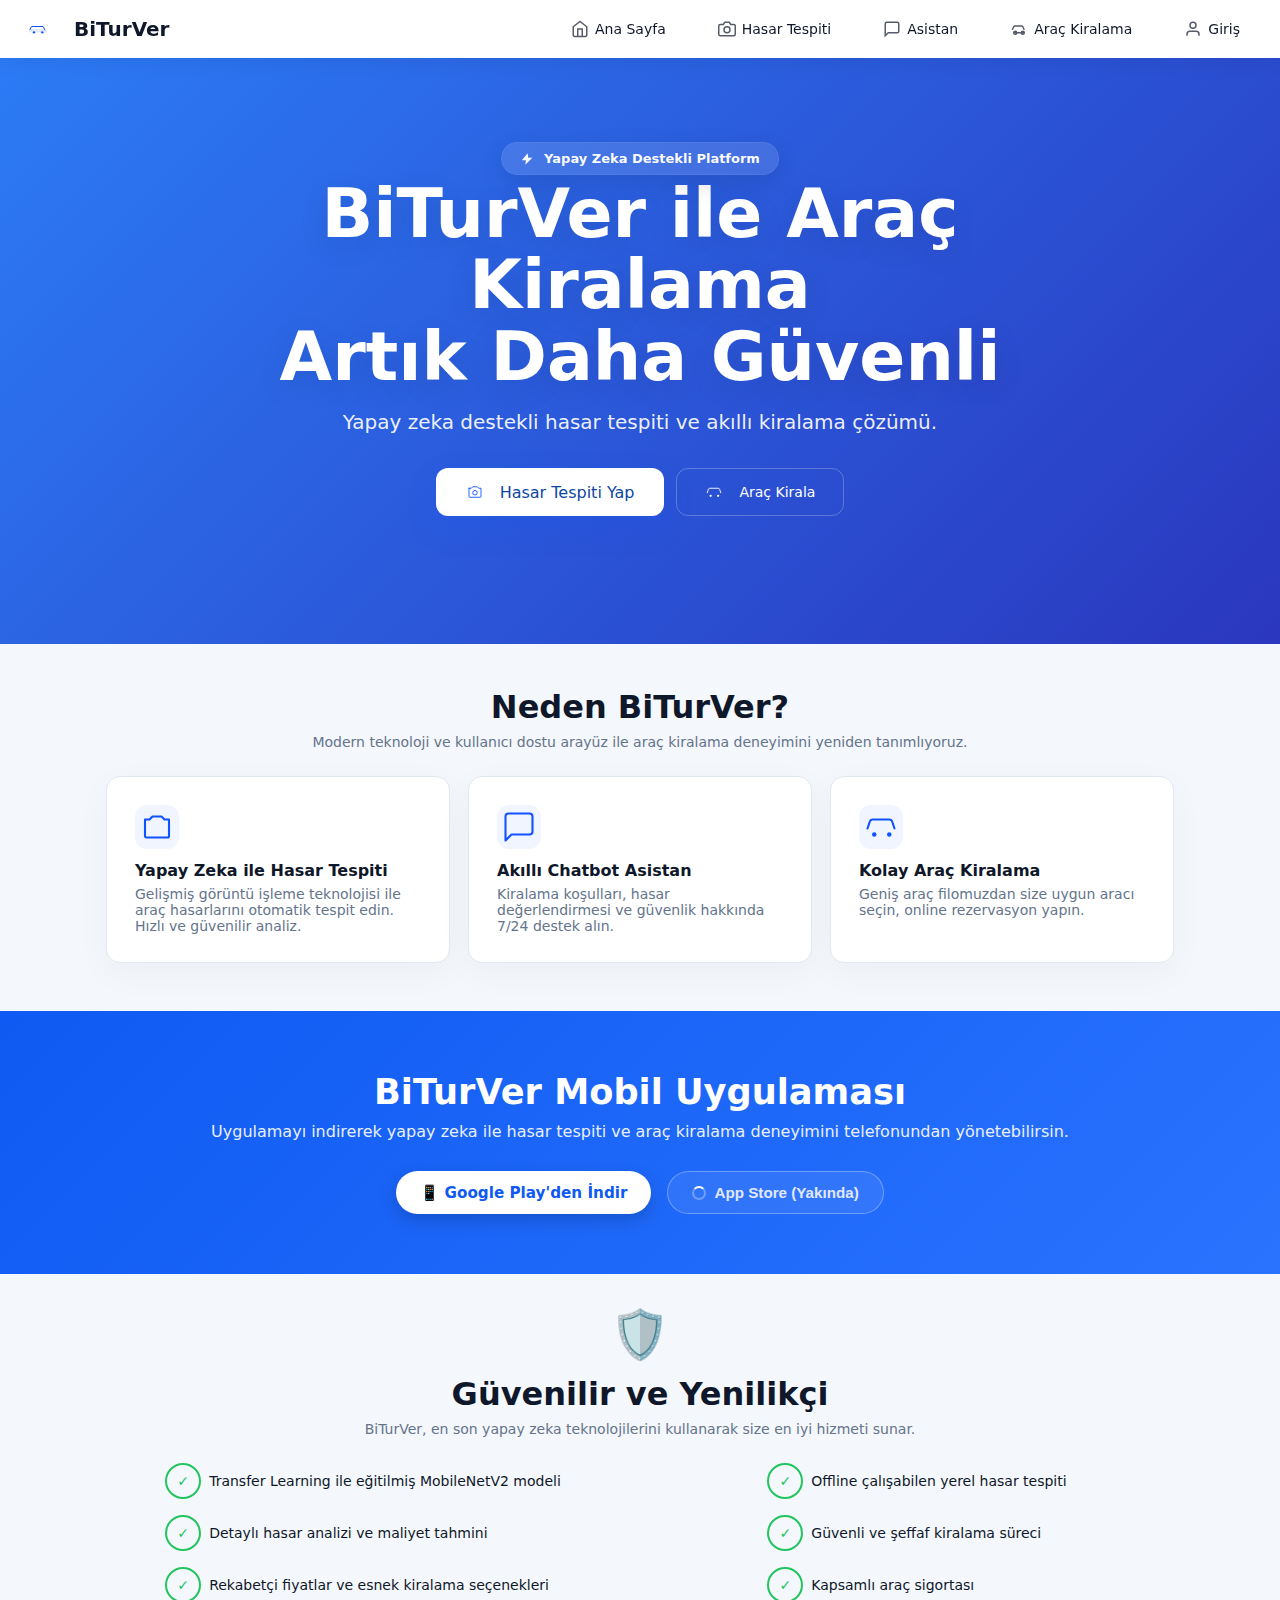
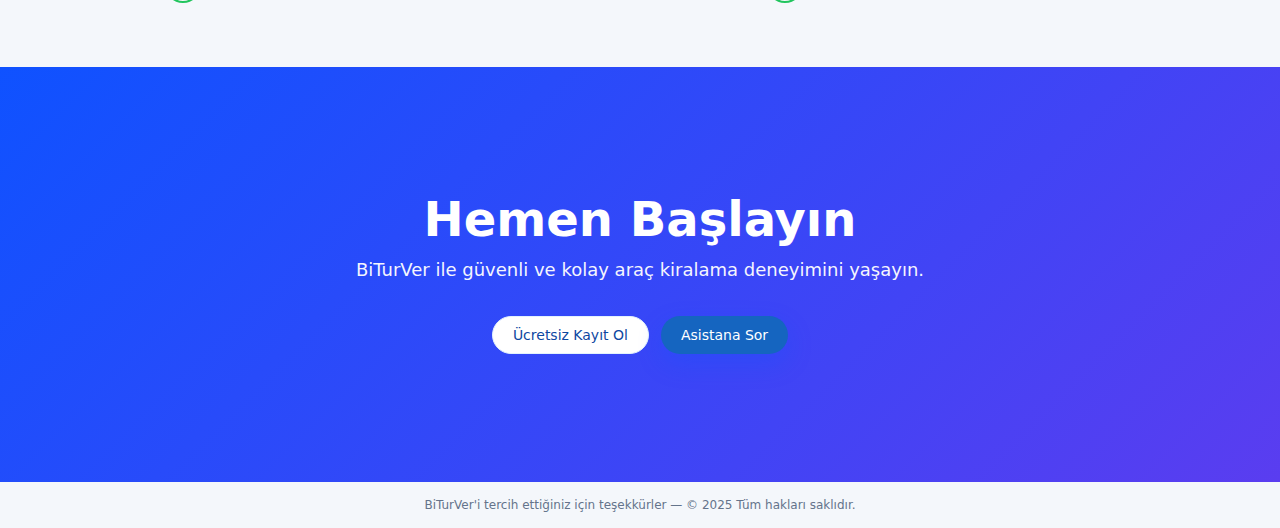
<file: BiTurVer_Proje/Web_Sitesi/index.html>
<!DOCTYPE html>
<html lang="tr">
  <head>
    <meta charset="UTF-8" />
    <title>BiTurVer – Yapay Zeka Destekli Araç Kiralama</title>
    <link rel="stylesheet" href="style.css" />
  </head>
  <body>
    <div class="page-wrapper">
      <!-- NAVBAR -->
      <header class="navbar">
        <div class="nav-left">
          <a href="index.html" class="logo-link" aria-label="Ana Sayfa">
            <span class="logo-icon">
              <!-- simple car svg -->
              <svg width="20" height="14" viewBox="0 0 24 16" fill="none" xmlns="http://www.w3.org/2000/svg">
                <path d="M2 8h18l2 4H0l2-4z" fill="#0f52ff" opacity="0.12"/>
                <path d="M1 9l2-4h14l2 4" stroke="#0f52ff" stroke-width="1.2" stroke-linecap="round" stroke-linejoin="round"/>
                <circle cx="6" cy="12" r="1.4" fill="#0f52ff"/>
                <circle cx="16" cy="12" r="1.4" fill="#0f52ff"/>
              </svg>
            </span>
          </a>
          <a href="index.html" class="brand-text">BiTurVer</a>
        </div>
        <nav class="nav-links">
          <a href="index.html"><svg viewBox="0 0 24 24" fill="none" stroke="currentColor" stroke-width="2"><path d="M3 9l9-7 9 7v11a2 2 0 01-2 2H5a2 2 0 01-2-2z"/><polyline points="9 22 9 12 15 12 15 22"/></svg>Ana Sayfa</a>
          <a href="hasar.html"><svg viewBox="0 0 24 24" fill="none" stroke="currentColor" stroke-width="2"><path d="M23 19a2 2 0 01-2 2H3a2 2 0 01-2-2V8a2 2 0 012-2h4l2-3h6l2 3h4a2 2 0 012 2z"/><circle cx="12" cy="13" r="4"/></svg>Hasar Tespiti</a>
          <a href="asistan.html"><svg viewBox="0 0 24 24" fill="none" stroke="currentColor" stroke-width="2"><path d="M21 15a2 2 0 01-2 2H7l-4 4V5a2 2 0 012-2h14a2 2 0 012 2z"/></svg>Asistan</a>
          <a href="kiralama.html"><svg viewBox="0 0 24 24" fill="none" stroke="currentColor" stroke-width="2"><path d="M3 13l2-4a2 2 0 012-1h8a2 2 0 012 1l2 4"/><path d="M5 17h14"/><circle cx="7" cy="17" r="2"/><circle cx="17" cy="17" r="2"/></svg>Araç Kiralama</a>
          <a href="giris.html"><svg viewBox="0 0 24 24" fill="none" stroke="currentColor" stroke-width="2"><path d="M20 21v-2a4 4 0 00-4-4H8a4 4 0 00-4 4v2"/><circle cx="12" cy="7" r="4"/></svg>Giriş</a>
        </nav>
      </header>

      <main>
        <!-- HERO - full width background -->
        <section class="hero-bg">
          <div class="container">
            <section class="hero">
              <div>
                <h1 class="hero-title">
                  BiTurVer ile Araç Kiralama<br />Artık Daha Güvenli
                </h1>
                <p class="hero-subtitle">
                  Yapay zeka destekli hasar tespiti ve akıllı kiralama çözümü.
                </p>

                <!-- Static pill (non-clickable) placed above the main action buttons -->
                <div class="hero-static-row">
                  <div class="hero-static"><svg width="14" height="14" viewBox="0 0 24 24" fill="none" xmlns="http://www.w3.org/2000/svg"><path d="M13 2L3 14h7l-1 8L21 10h-7l-1-8z" fill="rgba(255,255,255,0.95)"/></svg> Yapay Zeka Destekli Platform</div>
                </div>

                <div class="hero-buttons">
                  <a href="hasar.html" class="btn btn-primary">
                    <!-- camera svg -->
                    <svg width="18" height="18" viewBox="0 0 24 24" fill="none" style="margin-right:8px" xmlns="http://www.w3.org/2000/svg"><path d="M4 7h3l2-2h6l2 2h3v11a1 1 0 0 1-1 1H5a1 1 0 0 1-1-1V7z" stroke="#0f52ff" stroke-width="1.2" stroke-linecap="round" stroke-linejoin="round"/><circle cx="12" cy="13" r="3" stroke="#0f52ff" stroke-width="1.2"/></svg>
                    Hasar Tespiti Yap
                  </a>
                  <a href="kiralama.html" class="btn btn-outline">
                    <!-- car svg -->
                    <svg width="18" height="18" viewBox="0 0 24 24" fill="none" style="margin-right:8px" xmlns="http://www.w3.org/2000/svg"><path d="M3 13l1.5-4.5A2 2 0 0 1 6.3 7h11.4a2 2 0 0 1 1.8 1.5L21 13" stroke="white" stroke-width="1.2" stroke-linecap="round" stroke-linejoin="round"/><circle cx="7.5" cy="17" r="1.5" fill="white"/><circle cx="17.5" cy="17" r="1.5" fill="white"/></svg>
                    Araç Kirala
                  </a>
                </div>

                <!-- Move the 'Hasar Analizi Simülasyonu' content into the left column -->
                <!-- removed demo/info card per request -->
              </div>
            </section>
          </div>
        </section>

        <div class="container">
          <!-- NEDEN BİTURVER -->
          <section>
            <h2 class="section-title">Neden BiTurVer?</h2>
            <p class="section-subtitle">
              Modern teknoloji ve kullanıcı dostu arayüz ile araç kiralama
              deneyimini yeniden tanımlıyoruz.
            </p>

            <div class="features-grid">
              <div class="card">
                <div class="feature-icon">
                  <svg width="36" height="36" viewBox="0 0 24 24" fill="none" xmlns="http://www.w3.org/2000/svg"><path d="M4 7h3l2-2h6l2 2h3v11a1 1 0 0 1-1 1H5a1 1 0 0 1-1-1V7z" stroke="#0f52ff" stroke-width="1.4" stroke-linecap="round" stroke-linejoin="round"/></svg>
                </div>
                <div class="feature-title">Yapay Zeka ile Hasar Tespiti</div>
                <p class="feature-text">
                  Gelişmiş görüntü işleme teknolojisi ile araç hasarlarını
                  otomatik tespit edin. Hızlı ve güvenilir analiz.
                </p>
              </div>

              <div class="card">
                <div class="feature-icon">
                  <svg width="36" height="36" viewBox="0 0 24 24" fill="none" xmlns="http://www.w3.org/2000/svg"><path d="M21 15a2 2 0 0 1-2 2H7l-4 4V5a2 2 0 0 1 2-2h14a2 2 0 0 1 2 2v10z" stroke="#0f52ff" stroke-width="1.4" stroke-linecap="round" stroke-linejoin="round"/></svg>
                </div>
                <div class="feature-title">Akıllı Chatbot Asistan</div>
                <p class="feature-text">
                  Kiralama koşulları, hasar değerlendirmesi ve güvenlik hakkında
                  7/24 destek alın.
                </p>
              </div>

              <div class="card">
                <div class="feature-icon">
                  <svg width="36" height="36" viewBox="0 0 24 24" fill="none" xmlns="http://www.w3.org/2000/svg"><path d="M3 13l1.5-4.5A2 2 0 0 1 6.3 7h11.4a2 2 0 0 1 1.8 1.5L21 13" stroke="#0f52ff" stroke-width="1.4" stroke-linecap="round" stroke-linejoin="round"/><circle cx="7.5" cy="17" r="1.5" fill="#0f52ff"/><circle cx="17.5" cy="17" r="1.5" fill="#0f52ff"/></svg>
                </div>
                <div class="feature-title">Kolay Araç Kiralama</div>
                <p class="feature-text">
                  Geniş araç filomuzdan size uygun aracı seçin, online rezervasyon
                  yapın.
                </p>
              </div>
            </div>
          </section>

          <!-- 🔽 Uygulama Yönlendirme Bölümü - BAŞLANGIÇ -->
          <section id="app-download" class="app-download" style="margin-top:48px">
            <div class="app-download-inner">
              <h2>BiTurVer Mobil Uygulaması</h2>
              <p>
                Uygulamayı indirerek yapay zeka ile hasar tespiti ve araç kiralama
                deneyimini telefonundan yönetebilirsin.
              </p>

              <div class="app-download-buttons">
                <!-- Google Play butonu -->
                <a
                  class="btn-store btn-store-google"
                  href="https://play.google.com/store/apps/details?id=com.biturver.app"
                  target="_blank"
                  rel="noopener noreferrer"
                >
                  📱 Google Play'den İndir
                </a>

                <!-- App Store (yakında) butonu -->
                <button class="btn-store btn-store-apple" type="button" disabled>
                  <span class="spinner"></span>
                  <span>App Store (Yakında)</span>
                </button>
              </div>
            </div>
          </section>
          <!-- 🔼 Uygulama Yönlendirme Bölümü - BİTİŞ -->

          <!-- GÜVEN VE ÖZELLİKLER -->
            <section style="margin-top: 32px">
              <div class="section-icon">🛡️</div>
              <h2 class="section-title">Güvenilir ve Yenilikçi</h2>
            <p class="section-subtitle">
              BiTurVer, en son yapay zeka teknolojilerini kullanarak size en iyi
              hizmeti sunar.
            </p>

            <div class="checklist">
                <div>
                  <div class="check-row">
                    <span class="check-icon">✅</span>
                    <span
                      >Transfer Learning ile eğitilmiş MobileNetV2 modeli</span
                    >
                  </div>
                  <div class="check-row">
                    <span class="check-icon">✅</span>
                    <span>Detaylı hasar analizi ve maliyet tahmini</span>
                  </div>
                  <div class="check-row">
                    <span class="check-icon">✅</span>
                    <span>Rekabetçi fiyatlar ve esnek kiralama seçenekleri</span>
                  </div>
                </div>

                <div>
                  <div class="check-row">
                    <span class="check-icon">✅</span>
                    <span>Offline çalışabilen yerel hasar tespiti</span>
                  </div>
                  <div class="check-row">
                    <span class="check-icon">✅</span>
                    <span>Güvenli ve şeffaf kiralama süreci</span>
                  </div>
                  <div class="check-row">
                    <span class="check-icon">✅</span>
                    <span>Kapsamlı araç sigortası</span>
                  </div>
                </div>
              </div>
            </section>

          <!-- CTA (full-width) -->
        </div>
        </section>

        <section class="cta-bg">
          <div class="container">
            <section class="cta">
              <div>
                <div class="cta-title">Hemen Başlayın</div>
                <div class="cta-text">
                  BiTurVer ile güvenli ve kolay araç kiralama deneyimini yaşayın.
                </div>
              </div>
              <div class="cta-actions">
                <a href="giris.html" class="btn btn-outline">Ücretsiz Kayıt Ol</a>
                <a href="asistan.html" class="btn btn-primary">Asistana Sor</a>
              </div>
            </section>
          </div>
        </section>
        </div>
      </main>
      <footer class="footer">BiTurVer'i tercih ettiğiniz için teşekkürler — © 2025 Tüm hakları saklıdır.</footer>
      
    </div>
  </body>
</html>
</file>
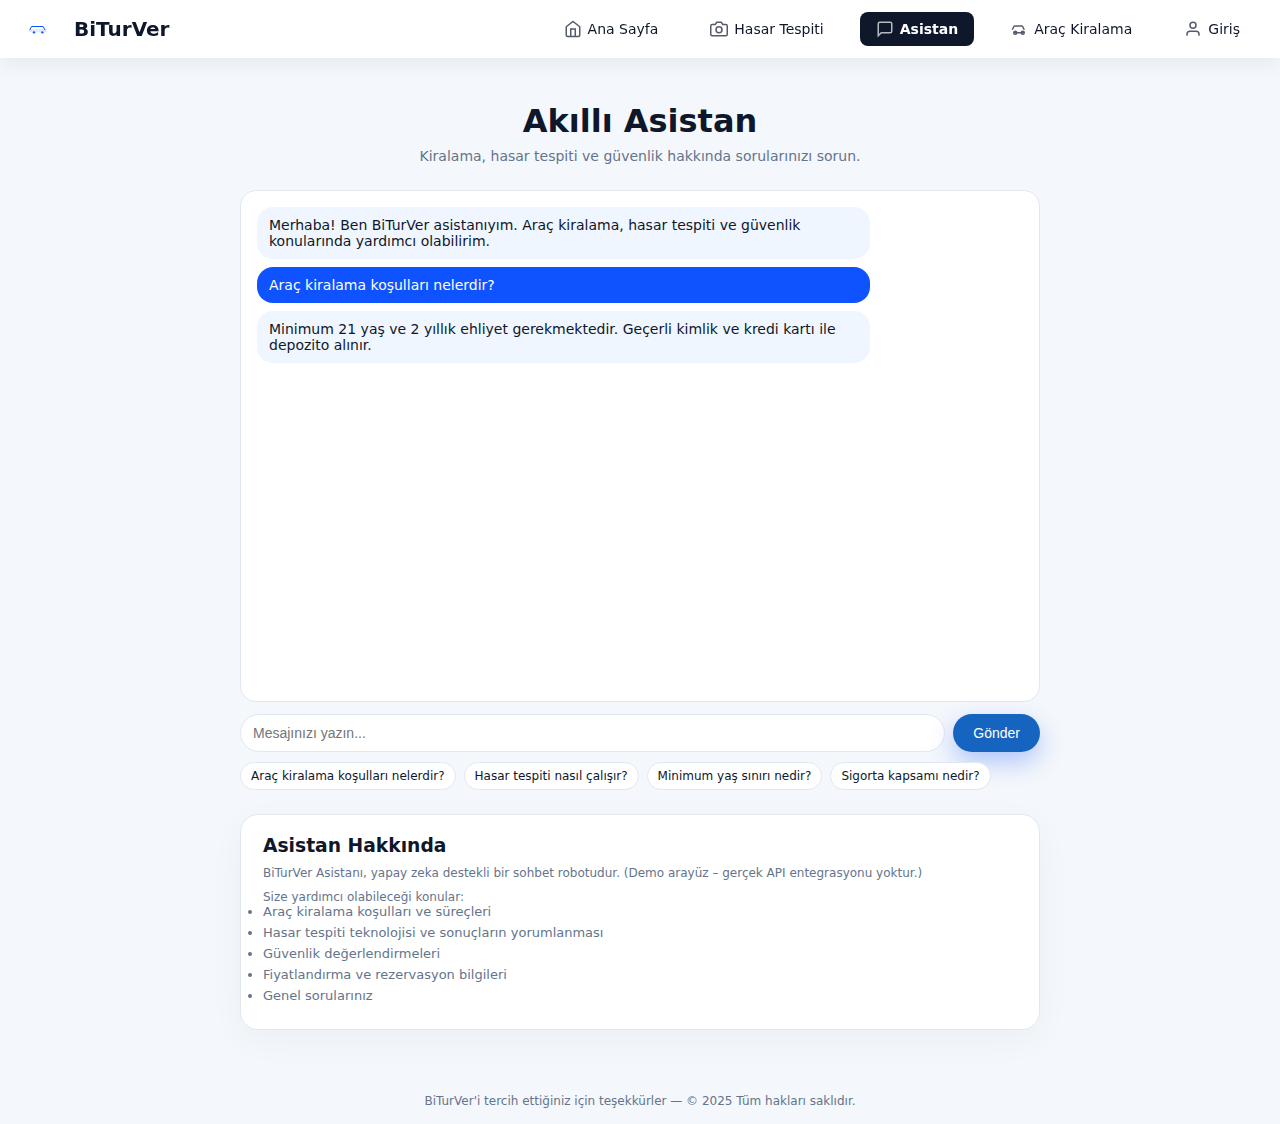
<file: BiTurVer_Proje/Web_Sitesi/asistan.html>
<!doctype html>
<html lang="tr">
  <head>
    <meta charset="UTF-8" />
    <title>Akıllı Asistan – BiTurVer</title>
    <link rel="stylesheet" href="style.css" />
  </head>
  <body>
    <div class="page-wrapper">
      <header class="navbar">
        <div class="nav-left">
          <a href="index.html" class="logo-link" aria-label="Ana Sayfa">
            <span class="logo-icon">
              <svg
                width="20"
                height="14"
                viewBox="0 0 24 16"
                fill="none"
                xmlns="http://www.w3.org/2000/svg"
              >
                <path d="M2 8h18l2 4H0l2-4z" fill="#0f52ff" opacity="0.12" />
                <path
                  d="M1 9l2-4h14l2 4"
                  stroke="#0f52ff"
                  stroke-width="1.2"
                  stroke-linecap="round"
                  stroke-linejoin="round"
                />
                <circle cx="6" cy="12" r="1.4" fill="#0f52ff" />
                <circle cx="16" cy="12" r="1.4" fill="#0f52ff" />
              </svg>
            </span>
          </a>
          <a href="index.html" class="brand-text">BiTurVer</a>
        </div>
        <nav class="nav-links">
          <a href="index.html"
            ><svg
              viewBox="0 0 24 24"
              fill="none"
              stroke="currentColor"
              stroke-width="2"
            >
              <path d="M3 9l9-7 9 7v11a2 2 0 01-2 2H5a2 2 0 01-2-2z" />
              <polyline points="9 22 9 12 15 12 15 22" /></svg
            >Ana Sayfa</a
          >
          <a href="hasar.html"
            ><svg
              viewBox="0 0 24 24"
              fill="none"
              stroke="currentColor"
              stroke-width="2"
            >
              <path
                d="M23 19a2 2 0 01-2 2H3a2 2 0 01-2-2V8a2 2 0 012-2h4l2-3h6l2 3h4a2 2 0 012 2z"
              />
              <circle cx="12" cy="13" r="4" /></svg
            >Hasar Tespiti</a
          >
          <a href="asistan.html" class="active"
            ><svg
              viewBox="0 0 24 24"
              fill="none"
              stroke="currentColor"
              stroke-width="2"
            >
              <path
                d="M21 15a2 2 0 01-2 2H7l-4 4V5a2 2 0 012-2h14a2 2 0 012 2z"
              /></svg
            >Asistan</a
          >
          <a href="kiralama.html"
            ><svg
              viewBox="0 0 24 24"
              fill="none"
              stroke="currentColor"
              stroke-width="2"
            >
              <path d="M3 13l2-4a2 2 0 012-1h8a2 2 0 012 1l2 4" />
              <path d="M5 17h14" />
              <circle cx="7" cy="17" r="2" />
              <circle cx="17" cy="17" r="2" /></svg
            >Araç Kiralama</a
          >
          <a href="giris.html"
            ><svg
              viewBox="0 0 24 24"
              fill="none"
              stroke="currentColor"
              stroke-width="2"
            >
              <path d="M20 21v-2a4 4 0 00-4-4H8a4 4 0 00-4 4v2" />
              <circle cx="12" cy="7" r="4" /></svg
            >Giriş</a
          >
        </nav>
      </header>

      <main class="container">
        <h1 class="section-title">Akıllı Asistan</h1>
        <p class="section-subtitle">
          Kiralama, hasar tespiti ve güvenlik hakkında sorularınızı sorun.
        </p>

        <div class="chat-layout">
          <div class="chat-window">
            <div class="chat-messages">
              <div class="chat-bubble bot">
                Merhaba! Ben BiTurVer asistanıyım. Araç kiralama, hasar tespiti
                ve güvenlik konularında yardımcı olabilirim.
              </div>
              <div class="chat-bubble user">
                Araç kiralama koşulları nelerdir?
              </div>
              <div class="chat-bubble bot">
                Minimum 21 yaş ve 2 yıllık ehliyet gerekmektedir. Geçerli kimlik
                ve kredi kartı ile depozito alınır.
              </div>
            </div>

            <div class="chat-input-row">
              <input type="text" placeholder="Mesajınızı yazın..." />
              <button class="btn btn-primary">Gönder</button>
            </div>

            <div class="chip-row">
              <span class="chip">Araç kiralama koşulları nelerdir?</span>
              <span class="chip">Hasar tespiti nasıl çalışır?</span>
              <span class="chip">Minimum yaş sınırı nedir?</span>
              <span class="chip">Sigorta kapsamı nedir?</span>
            </div>
          </div>

          <aside class="card">
            <h3 style="margin-bottom: 10px">Asistan Hakkında</h3>
            <p class="small-muted" style="margin-bottom: 10px">
              BiTurVer Asistanı, yapay zeka destekli bir sohbet robotudur. (Demo
              arayüz – gerçek API entegrasyonu yoktur.)
            </p>
            <p class="small-muted">Size yardımcı olabileceği konular:</p>
            <ul class="tips-list">
              <li>Araç kiralama koşulları ve süreçleri</li>
              <li>Hasar tespiti teknolojisi ve sonuçların yorumlanması</li>
              <li>Güvenlik değerlendirmeleri</li>
              <li>Fiyatlandırma ve rezervasyon bilgileri</li>
              <li>Genel sorularınız</li>
            </ul>
          </aside>
        </div>
      </main>
      <footer class="footer">
        BiTurVer'i tercih ettiğiniz için teşekkürler — © 2025 Tüm hakları
        saklıdır.
      </footer>
    </div>
  </body>
</html>
</file>
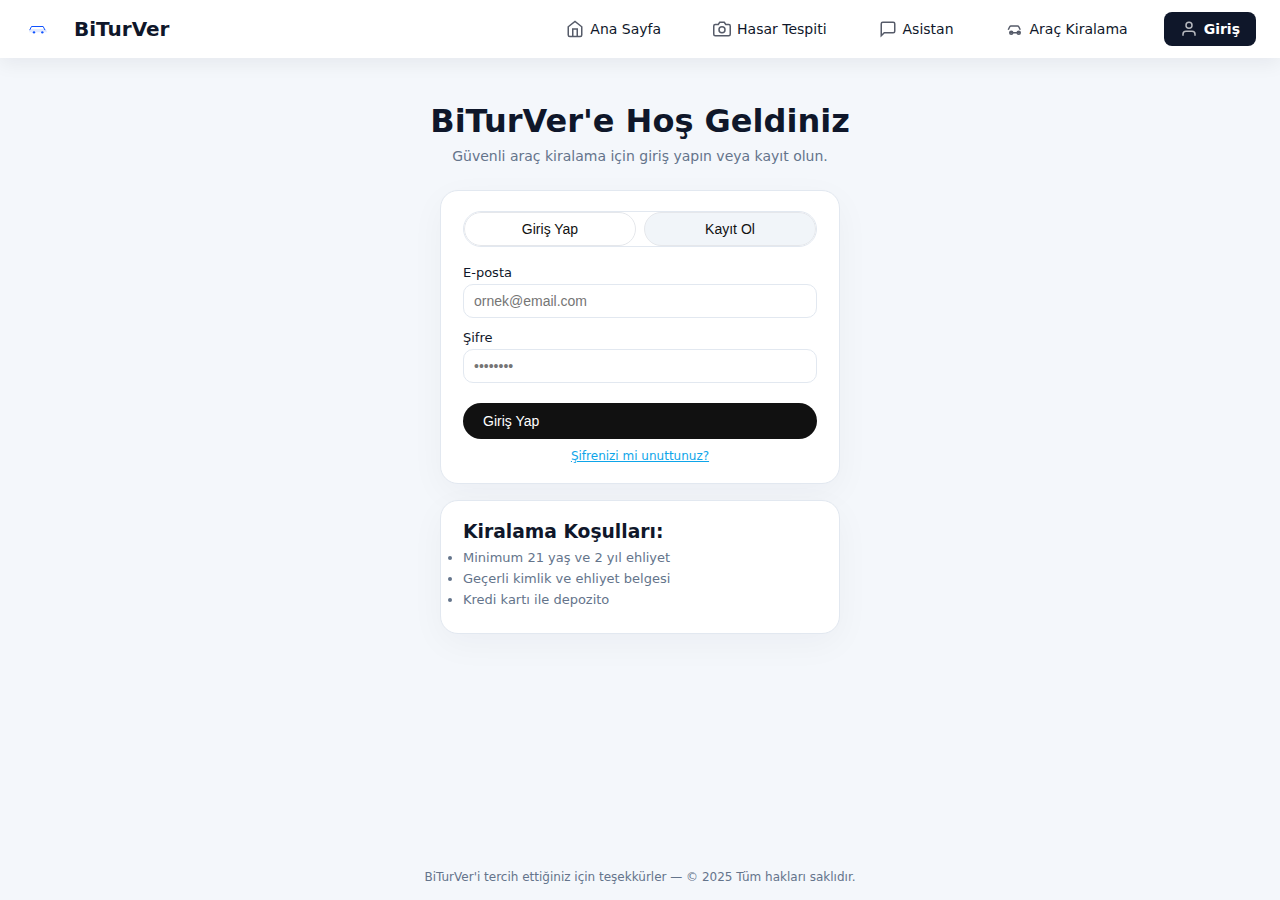
<file: BiTurVer_Proje/Web_Sitesi/giris.html>
<!doctype html>
<html lang="tr">
  <head>
    <meta charset="UTF-8" />
    <title>Giriş / Kayıt – BiTurVer</title>
    <link rel="stylesheet" href="style.css" />
  </head>
  <body>
    <div class="page-wrapper">
      <header class="navbar">
        <div class="nav-left">
          <a href="index.html" class="logo-link" aria-label="Ana Sayfa">
            <span class="logo-icon">
              <svg
                width="20"
                height="14"
                viewBox="0 0 24 16"
                fill="none"
                xmlns="http://www.w3.org/2000/svg"
              >
                <path d="M2 8h18l2 4H0l2-4z" fill="#0f52ff" opacity="0.12" />
                <path
                  d="M1 9l2-4h14l2 4"
                  stroke="#0f52ff"
                  stroke-width="1.2"
                  stroke-linecap="round"
                  stroke-linejoin="round"
                />
                <circle cx="6" cy="12" r="1.4" fill="#0f52ff" />
                <circle cx="16" cy="12" r="1.4" fill="#0f52ff" />
              </svg>
            </span>
          </a>
          <a href="index.html" class="brand-text">BiTurVer</a>
        </div>
        <nav class="nav-links">
          <a href="index.html"
            ><svg
              viewBox="0 0 24 24"
              fill="none"
              stroke="currentColor"
              stroke-width="2"
            >
              <path d="M3 9l9-7 9 7v11a2 2 0 01-2 2H5a2 2 0 01-2-2z" />
              <polyline points="9 22 9 12 15 12 15 22" /></svg
            >Ana Sayfa</a
          >
          <a href="hasar.html"
            ><svg
              viewBox="0 0 24 24"
              fill="none"
              stroke="currentColor"
              stroke-width="2"
            >
              <path
                d="M23 19a2 2 0 01-2 2H3a2 2 0 01-2-2V8a2 2 0 012-2h4l2-3h6l2 3h4a2 2 0 012 2z"
              />
              <circle cx="12" cy="13" r="4" /></svg
            >Hasar Tespiti</a
          >
          <a href="asistan.html"
            ><svg
              viewBox="0 0 24 24"
              fill="none"
              stroke="currentColor"
              stroke-width="2"
            >
              <path
                d="M21 15a2 2 0 01-2 2H7l-4 4V5a2 2 0 012-2h14a2 2 0 012 2z"
              /></svg
            >Asistan</a
          >
          <a href="kiralama.html"
            ><svg
              viewBox="0 0 24 24"
              fill="none"
              stroke="currentColor"
              stroke-width="2"
            >
              <path d="M3 13l2-4a2 2 0 012-1h8a2 2 0 012 1l2 4" />
              <path d="M5 17h14" />
              <circle cx="7" cy="17" r="2" />
              <circle cx="17" cy="17" r="2" /></svg
            >Araç Kiralama</a
          >
          <a href="giris.html" class="active"
            ><svg
              viewBox="0 0 24 24"
              fill="none"
              stroke="currentColor"
              stroke-width="2"
            >
              <path d="M20 21v-2a4 4 0 00-4-4H8a4 4 0 00-4 4v2" />
              <circle cx="12" cy="7" r="4" /></svg
            >Giriş</a
          >
        </nav>
      </header>

      <main class="container">
        <h1 class="section-title">BiTurVer'e Hoş Geldiniz</h1>
        <p class="section-subtitle">
          Güvenli araç kiralama için giriş yapın veya kayıt olun.
        </p>

        <div style="max-width: 400px; margin: 0 auto">
          <div class="card">
            <div
              class="tabs"
              id="auth-tabs"
              style="display: flex; gap: 8px; justify-content: center"
            >
              <button
                class="active"
                data-tab="login"
                style="
                  padding: 8px 12px;
                  border-radius: 999px;
                  border: 1px solid #e5e7eb;
                  background: #fff;
                  color: #111;
                  transition:
                    background 120ms ease-out,
                    border-color 120ms ease-out,
                    box-shadow 120ms ease-out;
                "
              >
                Giriş Yap
              </button>
              <button
                data-tab="register"
                style="
                  padding: 8px 12px;
                  border-radius: 999px;
                  border: 1px solid #e5e7eb;
                  background: #f1f5f9;
                  color: #111;
                  transition:
                    background 120ms ease-out,
                    border-color 120ms ease-out,
                    box-shadow 120ms ease-out;
                "
              >
                Kayıt Ol
              </button>
            </div>

            <!-- Giriş paneli -->
            <form id="login-panel">
              <div class="form-group">
                <label for="email">E-posta</label>
                <input id="email" type="email" placeholder="ornek@email.com" />
              </div>

              <div class="form-group">
                <label for="password">Şifre</label>
                <input id="password" type="password" placeholder="••••••••" />
              </div>

              <button
                class="btn btn-primary"
                style="
                  width: 100%;
                  margin-top: 8px;
                  background: #111;
                  color: #fff;
                  box-shadow: none;
                "
              >
                Giriş Yap
              </button>

              <div
                class="small-muted"
                style="margin-top: 10px; text-align: center"
              >
                <a href="#" style="color: #0ea5e9; display: inline-block"
                  >Şifrenizi mi unuttunuz?</a
                >
              </div>
            </form>

            <!-- Kayıt paneli -->
            <form id="register-panel" style="display: none">
              <h2 style="font-size: 22px; margin-bottom: 6px">Kayıt Ol</h2>
              <p class="small-muted" style="margin-bottom: 12px">
                Yeni hesap oluşturun
              </p>

              <div
                style="display: grid; grid-template-columns: 1fr 1fr; gap: 12px"
              >
                <div class="form-group">
                  <label>Ad</label>
                  <input type="text" placeholder="Adınız" />
                </div>
                <div class="form-group">
                  <label>Soyad</label>
                  <input type="text" placeholder="Soyadınız" />
                </div>
              </div>

              <div class="form-group">
                <label>E-posta</label>
                <input type="email" placeholder="ornek@email.com" />
              </div>

              <div class="form-group">
                <label>Telefon</label>
                <input type="text" placeholder="0555 555 55 55" />
              </div>

              <div class="form-group">
                <label>Ehliyet Numarası</label>
                <input type="text" placeholder="12345678901" />
                <div class="small-muted" style="margin-top: 6px">
                  💡 Gelecekte OCR ile otomatik tarama özelliği eklenecek
                </div>
              </div>

              <div class="form-group">
                <label>Ehliyet Sınıfı</label>
                <select>
                  <option>Seçiniz</option>
                  <option>B</option>
                  <option>A2</option>
                </select>
              </div>

              <div
                style="display: grid; grid-template-columns: 1fr 1fr; gap: 12px"
              >
                <div class="form-group">
                  <label>Şifre</label>
                  <input type="password" placeholder="••••••••" />
                </div>
                <div class="form-group">
                  <label>Şifre Tekrar</label>
                  <input type="password" placeholder="••••••••" />
                </div>
              </div>

              <button
                class="btn btn-primary"
                style="
                  width: 100%;
                  margin-top: 12px;
                  background: #111;
                  color: #fff;
                  box-shadow: none;
                "
              >
                Kayıt Ol
              </button>
              <p class="small-muted" style="margin-top: 8px">
                Kayıt olarak <a href="#">Kullanım Koşulları</a>'nı ve
                <a href="#">Gizlilik Politikası</a>'nı kabul etmiş olursunuz.
              </p>
            </form>
          </div>

          <div
            style="
              display: flex;
              flex-direction: column;
              gap: 12px;
              margin-top: 16px;
            "
          >
            <div class="card">
              <h3 style="margin-bottom: 8px">Kiralama Koşulları:</h3>
              <ul class="tips-list">
                <li>Minimum 21 yaş ve 2 yıl ehliyet</li>
                <li>Geçerli kimlik ve ehliyet belgesi</li>
                <li>Kredi kartı ile depozito</li>
              </ul>
            </div>
          </div>
        </div>

        <script>
          const tabs = document.querySelectorAll("#auth-tabs button");
          const loginPanel = document.getElementById("login-panel");
          const registerPanel = document.getElementById("register-panel");
          tabs.forEach((btn) =>
            btn.addEventListener("click", () => {
              tabs.forEach((b) => {
                b.classList.remove("active");
                // Non-active state: slightly off-white for clearer contrast
                b.style.background = "#f1f5f9";
                b.style.color = "#111";
                b.style.borderColor = "#e5e7eb";
                b.style.boxShadow = "none";
              });
              btn.classList.add("active");
              // Top tabs requested: white background, black text, white border
              btn.style.background = "#ffffff";
              btn.style.color = "#111";
              btn.style.borderColor = "#ffffff";
              // Add subtle focus ring to make the active state pop
              btn.style.boxShadow = "0 0 0 3px rgba(15,82,255,0.16)";
              const tab = btn.getAttribute("data-tab");
              if (tab === "login") {
                loginPanel.style.display = "";
                registerPanel.style.display = "none";
              } else {
                loginPanel.style.display = "none";
                registerPanel.style.display = "";
              }
            }),
          );
        </script>
      </main>
      <footer class="footer">
        BiTurVer'i tercih ettiğiniz için teşekkürler — © 2025 Tüm hakları
        saklıdır.
      </footer>
    </div>
  </body>
</html>
</file>
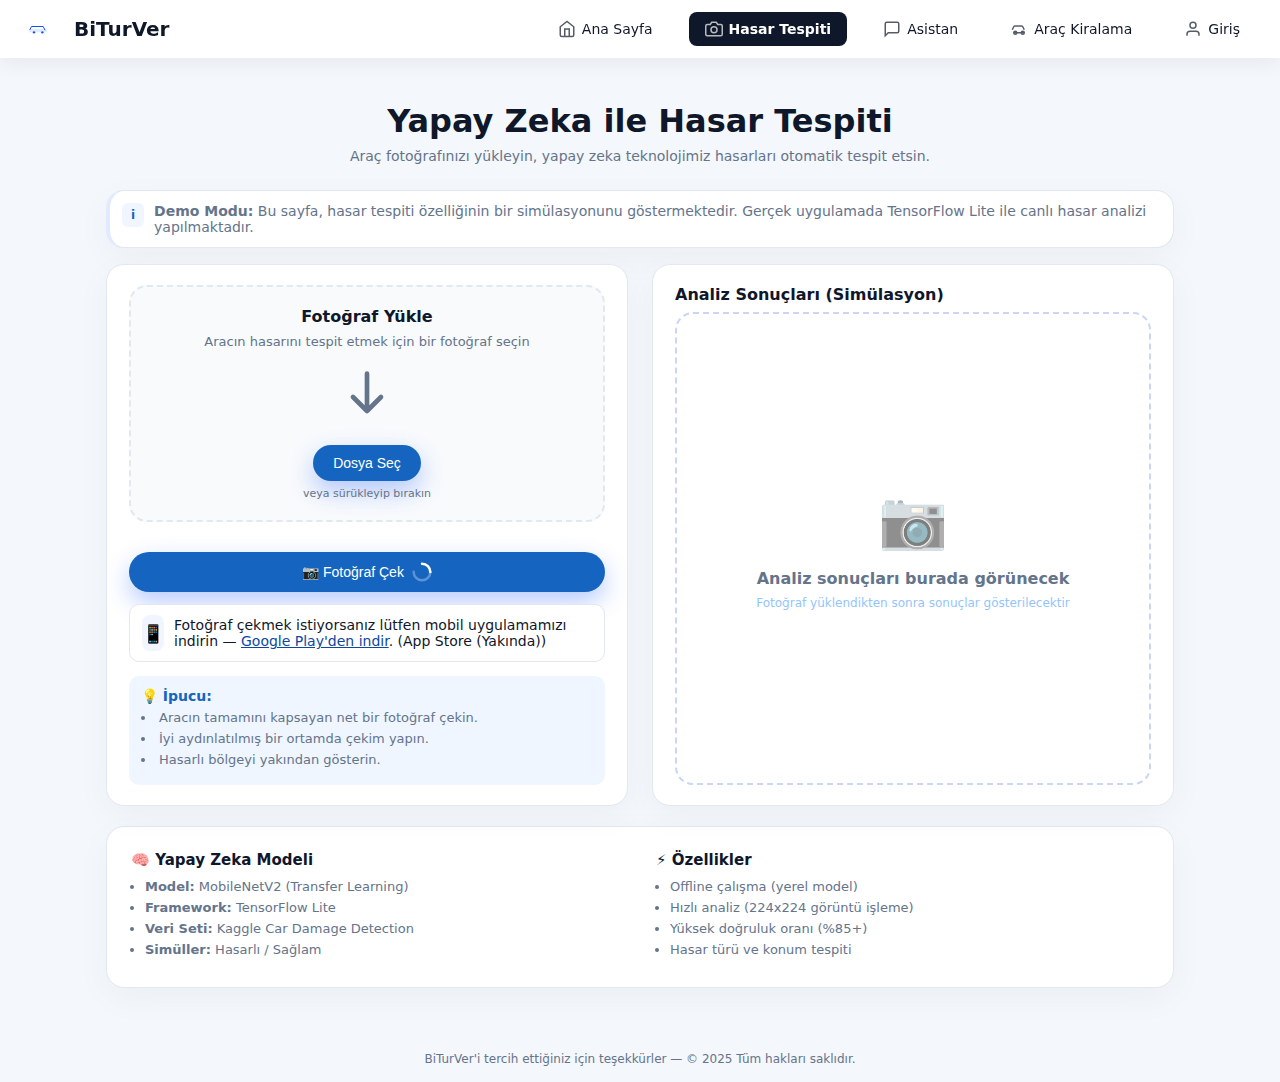
<file: BiTurVer_Proje/Web_Sitesi/hasar.html>
<!doctype html>
<html lang="tr">
  <head>
    <meta charset="UTF-8" />
    <title>Hasar Tespiti – BiTurVer</title>
    <link rel="stylesheet" href="style.css" />
  </head>
  <body>
    <div class="page-wrapper">
      <header class="navbar">
        <div class="nav-left">
          <a href="index.html" class="logo-link" aria-label="Ana Sayfa">
            <span class="logo-icon">
              <svg
                width="20"
                height="14"
                viewBox="0 0 24 16"
                fill="none"
                xmlns="http://www.w3.org/2000/svg"
              >
                <path d="M2 8h18l2 4H0l2-4z" fill="#0f52ff" opacity="0.12" />
                <path
                  d="M1 9l2-4h14l2 4"
                  stroke="#0f52ff"
                  stroke-width="1.2"
                  stroke-linecap="round"
                  stroke-linejoin="round"
                />
                <circle cx="6" cy="12" r="1.4" fill="#0f52ff" />
                <circle cx="16" cy="12" r="1.4" fill="#0f52ff" />
              </svg>
            </span>
          </a>
          <a href="index.html" class="brand-text">BiTurVer</a>
        </div>
        <nav class="nav-links">
          <a href="index.html"
            ><svg
              viewBox="0 0 24 24"
              fill="none"
              stroke="currentColor"
              stroke-width="2"
            >
              <path d="M3 9l9-7 9 7v11a2 2 0 01-2 2H5a2 2 0 01-2-2z" />
              <polyline points="9 22 9 12 15 12 15 22" /></svg
            >Ana Sayfa</a
          >
          <a href="hasar.html" class="active"
            ><svg
              viewBox="0 0 24 24"
              fill="none"
              stroke="currentColor"
              stroke-width="2"
            >
              <path
                d="M23 19a2 2 0 01-2 2H3a2 2 0 01-2-2V8a2 2 0 012-2h4l2-3h6l2 3h4a2 2 0 012 2z"
              />
              <circle cx="12" cy="13" r="4" /></svg
            >Hasar Tespiti</a
          >
          <a href="asistan.html"
            ><svg
              viewBox="0 0 24 24"
              fill="none"
              stroke="currentColor"
              stroke-width="2"
            >
              <path
                d="M21 15a2 2 0 01-2 2H7l-4 4V5a2 2 0 012-2h14a2 2 0 012 2z"
              /></svg
            >Asistan</a
          >
          <a href="kiralama.html"
            ><svg
              viewBox="0 0 24 24"
              fill="none"
              stroke="currentColor"
              stroke-width="2"
            >
              <path d="M3 13l2-4a2 2 0 012-1h8a2 2 0 012 1l2 4" />
              <path d="M5 17h14" />
              <circle cx="7" cy="17" r="2" />
              <circle cx="17" cy="17" r="2" /></svg
            >Araç Kiralama</a
          >
          <a href="giris.html"
            ><svg
              viewBox="0 0 24 24"
              fill="none"
              stroke="currentColor"
              stroke-width="2"
            >
              <path d="M20 21v-2a4 4 0 00-4-4H8a4 4 0 00-4 4v2" />
              <circle cx="12" cy="7" r="4" /></svg
            >Giriş</a
          >
        </nav>
      </header>

      <main class="container">
        <h1 class="section-title">Yapay Zeka ile Hasar Tespiti</h1>
        <p class="section-subtitle">
          Araç fotoğrafınızı yükleyin, yapay zeka teknolojimiz hasarları
          otomatik tespit etsin.
        </p>

        <div
          class="demo-note card"
          style="
            margin: 16px 0;
            padding: 12px;
            border-left: 4px solid rgba(15, 82, 255, 0.12);
          "
        >
          <div style="display: flex; gap: 10px; align-items: flex-start">
            <div
              style="
                width: 24px;
                height: 24px;
                border-radius: 6px;
                background: rgba(15, 82, 255, 0.06);
                display: inline-flex;
                align-items: center;
                justify-content: center;
                color: var(--primary);
                font-weight: 700;
                font-size: 12px;
              "
            >
              i
            </div>
            <div style="font-size: 14px; color: var(--muted)">
              <strong>Demo Modu:</strong> Bu sayfa, hasar tespiti özelliğinin
              bir simülasyonunu göstermektedir. Gerçek uygulamada TensorFlow
              Lite ile canlı hasar analizi yapılmaktadır.
            </div>
          </div>
        </div>

        <div class="grid-two" style="align-items: stretch">
          <div>
            <div
              class="card"
              style="display: flex; flex-direction: column; height: 100%"
            >
              <div class="upload-area">
                <h3>Fotoğraf Yükle</h3>
                <p>Aracın hasarını tespit etmek için bir fotoğraf seçin</p>
                <svg
                  width="56"
                  height="56"
                  viewBox="0 0 24 24"
                  fill="none"
                  style="margin: 20px auto; display: block"
                  xmlns="http://www.w3.org/2000/svg"
                >
                  <path
                    d="M12 2v16m-6-6l6 6 6-6"
                    stroke="#64748b"
                    stroke-width="2"
                    stroke-linecap="round"
                    stroke-linejoin="round"
                  />
                </svg>
                <button class="btn btn-primary">Dosya Seç</button>
                <p
                  style="font-size: 11px; color: var(--muted); margin-top: 6px"
                >
                  veya sürükleyip bırakın
                </p>
              </div>

              <button
                class="btn btn-primary"
                style="
                  width: 100%;
                  margin-top: 16px;
                  display: flex;
                  align-items: center;
                  justify-content: center;
                  gap: 8px;
                "
              >
                📷 Fotoğraf Çek
                <svg
                  width="20"
                  height="20"
                  viewBox="0 0 24 24"
                  fill="none"
                  xmlns="http://www.w3.org/2000/svg"
                  style="animation: spin 1s linear infinite"
                >
                  <circle
                    cx="12"
                    cy="12"
                    r="10"
                    stroke="white"
                    stroke-width="3"
                    stroke-dasharray="31.4 31.4"
                    stroke-linecap="round"
                    opacity="0.3"
                  />
                  <path
                    d="M12 2a10 10 0 0 1 10 10"
                    stroke="white"
                    stroke-width="3"
                    stroke-linecap="round"
                  />
                </svg>
              </button>
              <style>
                @keyframes spin {
                  from {
                    transform: rotate(0deg);
                  }
                  to {
                    transform: rotate(360deg);
                  }
                }
              </style>

              <div class="mobile-photo-note" style="margin-top: 12px">
                <div class="note-icon">📱</div>
                <div>
                  Fotoğraf çekmek istiyorsanız lütfen mobil uygulamamızı indirin
                  —
                  <a href="index.html#app-download">Google Play'den indir</a>.
                  (App Store (Yakında))
                </div>
              </div>

              <div
                style="
                  margin-top: 14px;
                  padding: 12px;
                  background: #eff6ff;
                  border-radius: 10px;
                "
              >
                <h3
                  style="
                    font-size: 14px;
                    margin-bottom: 6px;
                    color: var(--primary);
                    font-weight: 600;
                  "
                >
                  💡 İpucu:
                </h3>
                <ul
                  class="tips-list"
                  style="
                    list-style-position: inside;
                    margin: 0;
                    padding-left: 0;
                  "
                >
                  <li>Aracın tamamını kapsayan net bir fotoğraf çekin.</li>
                  <li>İyi aydınlatılmış bir ortamda çekim yapın.</li>
                  <li>Hasarlı bölgeyi yakından gösterin.</li>
                </ul>
              </div>
            </div>
          </div>

          <div>
            <div
              class="card"
              style="display: flex; flex-direction: column; height: 100%"
            >
              <h3 style="margin-bottom: 8px; font-size: 16px">
                Analiz Sonuçları (Simülasyon)
              </h3>
              <div
                class="analysis-placeholder"
                style="
                  flex: 1;
                  display: flex;
                  align-items: center;
                  justify-content: center;
                  flex-direction: column;
                "
              >
                <div style="font-size: 56px; margin-bottom: 16px; opacity: 0.5">
                  📷
                </div>
                <div style="text-align: center">
                  <div
                    style="
                      font-size: 16px;
                      color: #64748b;
                      font-weight: 600;
                      margin-bottom: 8px;
                    "
                  >
                    Analiz sonuçları burada görünecek
                  </div>
                  <div style="font-size: 12px; color: #93c5fd">
                    Fotoğraf yüklendikten sonra sonuçlar gösterilecektir
                  </div>
                </div>
              </div>
            </div>
          </div>
        </div>

        <!-- Teknoloji Detayları: Tek beyaz kutu içinde -->
        <div
          class="card"
          style="
            margin-top: 20px;
            display: grid;
            grid-template-columns: 1fr 1fr;
            gap: 32px;
            padding: 24px;
          "
        >
          <div>
            <h3 style="font-size: 15px; margin-bottom: 10px; font-weight: 600">
              🧠 Yapay Zeka Modeli
            </h3>
            <ul
              class="tips-list"
              style="margin: 0; padding-left: 14px; font-size: 13px"
            >
              <li><strong>Model:</strong> MobileNetV2 (Transfer Learning)</li>
              <li><strong>Framework:</strong> TensorFlow Lite</li>
              <li><strong>Veri Seti:</strong> Kaggle Car Damage Detection</li>
              <li><strong>Simüller:</strong> Hasarlı / Sağlam</li>
            </ul>
          </div>

          <div>
            <h3 style="font-size: 15px; margin-bottom: 10px; font-weight: 600">
              ⚡ Özellikler
            </h3>
            <ul
              class="tips-list"
              style="margin: 0; padding-left: 14px; font-size: 13px"
            >
              <li>Offline çalışma (yerel model)</li>
              <li>Hızlı analiz (224x224 görüntü işleme)</li>
              <li>Yüksek doğruluk oranı (%85+)</li>
              <li>Hasar türü ve konum tespiti</li>
            </ul>
          </div>
        </div>
      </main>
      <footer class="footer">
        BiTurVer'i tercih ettiğiniz için teşekkürler — © 2025 Tüm hakları
        saklıdır.
      </footer>
    </div>
  </body>
</html>
</file>
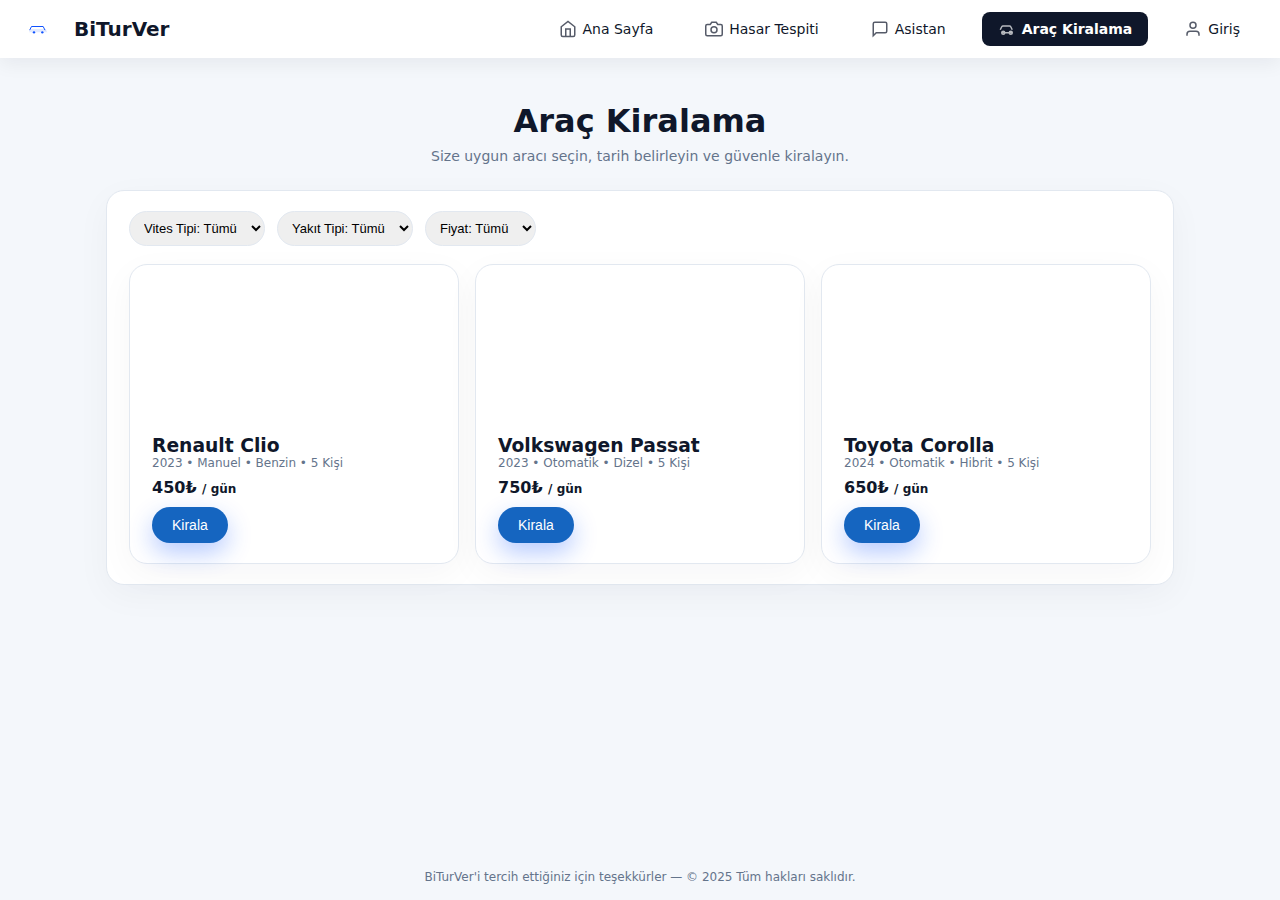
<file: BiTurVer_Proje/Web_Sitesi/kiralama.html>
<!doctype html>
<html lang="tr">
  <head>
    <meta charset="UTF-8" />
    <title>Araç Kiralama – BiTurVer</title>
    <link rel="stylesheet" href="style.css" />
  </head>
  <body>
    <div class="page-wrapper">
      <header class="navbar">
        <div class="nav-left">
          <a href="index.html" class="logo-link" aria-label="Ana Sayfa">
            <span class="logo-icon">
              <svg
                width="20"
                height="14"
                viewBox="0 0 24 16"
                fill="none"
                xmlns="http://www.w3.org/2000/svg"
              >
                <path d="M2 8h18l2 4H0l2-4z" fill="#0f52ff" opacity="0.12" />
                <path
                  d="M1 9l2-4h14l2 4"
                  stroke="#0f52ff"
                  stroke-width="1.2"
                  stroke-linecap="round"
                  stroke-linejoin="round"
                />
                <circle cx="6" cy="12" r="1.4" fill="#0f52ff" />
                <circle cx="16" cy="12" r="1.4" fill="#0f52ff" />
              </svg>
            </span>
          </a>
          <a href="index.html" class="brand-text">BiTurVer</a>
        </div>
        <nav class="nav-links">
          <a href="index.html"
            ><svg
              viewBox="0 0 24 24"
              fill="none"
              stroke="currentColor"
              stroke-width="2"
            >
              <path d="M3 9l9-7 9 7v11a2 2 0 01-2 2H5a2 2 0 01-2-2z" />
              <polyline points="9 22 9 12 15 12 15 22" /></svg
            >Ana Sayfa</a
          >
          <a href="hasar.html"
            ><svg
              viewBox="0 0 24 24"
              fill="none"
              stroke="currentColor"
              stroke-width="2"
            >
              <path
                d="M23 19a2 2 0 01-2 2H3a2 2 0 01-2-2V8a2 2 0 012-2h4l2-3h6l2 3h4a2 2 0 012 2z"
              />
              <circle cx="12" cy="13" r="4" /></svg
            >Hasar Tespiti</a
          >
          <a href="asistan.html"
            ><svg
              viewBox="0 0 24 24"
              fill="none"
              stroke="currentColor"
              stroke-width="2"
            >
              <path
                d="M21 15a2 2 0 01-2 2H7l-4 4V5a2 2 0 012-2h14a2 2 0 012 2z"
              /></svg
            >Asistan</a
          >
          <a href="kiralama.html" class="active"
            ><svg
              viewBox="0 0 24 24"
              fill="none"
              stroke="currentColor"
              stroke-width="2"
            >
              <path d="M3 13l2-4a2 2 0 012-1h8a2 2 0 012 1l2 4" />
              <path d="M5 17h14" />
              <circle cx="7" cy="17" r="2" />
              <circle cx="17" cy="17" r="2" /></svg
            >Araç Kiralama</a
          >
          <a href="giris.html"
            ><svg
              viewBox="0 0 24 24"
              fill="none"
              stroke="currentColor"
              stroke-width="2"
            >
              <path d="M20 21v-2a4 4 0 00-4-4H8a4 4 0 00-4 4v2" />
              <circle cx="12" cy="7" r="4" /></svg
            >Giriş</a
          >
        </nav>
      </header>

      <main class="container">
        <h1 class="section-title">Araç Kiralama</h1>
        <p class="section-subtitle">
          Size uygun aracı seçin, tarih belirleyin ve güvenle kiralayın.
        </p>

        <div class="card" style="margin-bottom: 18px">
          <div class="filters">
            <select>
              <option>Vites Tipi: Tümü</option>
              <option>Manuel</option>
              <option>Otomatik</option>
            </select>
            <select>
              <option>Yakıt Tipi: Tümü</option>
              <option>Benzin</option>
              <option>Dizel</option>
              <option>Hibrit</option>
            </select>
            <select>
              <option>Fiyat: Tümü</option>
              <option>0–500 ₺</option>
              <option>500–800 ₺</option>
              <option>800+ ₺</option>
            </select>
          </div>

          <div class="cars-grid">
            <div class="card car-card">
              <div
                style="
                  width: 100%;
                  height: 140px;
                  border-radius: 12px;
                  background: url(&quot;https://images.pexels.com/photos/210019/pexels-photo-210019.jpeg?auto=compress&cs=tinysrgb&w=800&quot;)
                    center/cover;
                  margin-bottom: 10px;
                "
              ></div>
              <h3>Renault Clio</h3>
              <div class="car-meta">2023 • Manuel • Benzin • 5 Kişi</div>
              <div class="car-price">
                450₺ <span style="font-size: 12px">/ gün</span>
              </div>
              <button class="btn btn-primary" style="margin-top: 10px">
                Kirala
              </button>
            </div>

            <div class="card car-card">
              <div
                style="
                  width: 100%;
                  height: 140px;
                  border-radius: 12px;
                  background: url(&quot;https://images.pexels.com/photos/1402787/pexels-photo-1402787.jpeg?auto=compress&cs=tinysrgb&w=800&quot;)
                    center/cover;
                  margin-bottom: 10px;
                "
              ></div>
              <h3>Volkswagen Passat</h3>
              <div class="car-meta">2023 • Otomatik • Dizel • 5 Kişi</div>
              <div class="car-price">
                750₺ <span style="font-size: 12px">/ gün</span>
              </div>
              <button class="btn btn-primary" style="margin-top: 10px">
                Kirala
              </button>
            </div>

            <div class="card car-card">
              <div
                style="
                  width: 100%;
                  height: 140px;
                  border-radius: 12px;
                  background: url(&quot;https://images.pexels.com/photos/2100193/pexels-photo-2100193.jpeg?auto=compress&cs=tinysrgb&w=800&quot;)
                    center/cover;
                  margin-bottom: 10px;
                "
              ></div>
              <h3>Toyota Corolla</h3>
              <div class="car-meta">2024 • Otomatik • Hibrit • 5 Kişi</div>
              <div class="car-price">
                650₺ <span style="font-size: 12px">/ gün</span>
              </div>
              <button class="btn btn-primary" style="margin-top: 10px">
                Kirala
              </button>
            </div>
          </div>
        </div>
      </main>
      <footer class="footer">
        BiTurVer'i tercih ettiğiniz için teşekkürler — © 2025 Tüm hakları
        saklıdır.
      </footer>
    </div>
  </body>
</html>
</file>
<file: BiTurVer_Proje/Web_Sitesi/style.css>
/* GENEL AYARLAR */
* {
  box-sizing: border-box;
  margin: 0;
  padding: 0;
}

:root {
  /* Sadece renkleri değiştirdik, boyutlara dokunmadık */
  --primary: #1565c0; /* Eski neon mavi yerine Kurumsal Mavi */
  --primary-dark: #0d47a1; /* Hover rengi */
  --primary-soft: #e3f2fd; /* Açık zeminler için */

  /* Diğer ayarlarını (bg, text, border) aynen koru */
  --bg: #f4f7fb;
  --text: #0f172a;
  --muted: #64748b;
  --card-bg: #ffffff;
  --border: #e2e8f0;
  --danger: #ef4444;
  --success: #22c55e;
}

body {
  font-family:
    system-ui,
    -apple-system,
    BlinkMacSystemFont,
    "Segoe UI",
    sans-serif;
  background: var(--bg);
  color: var(--text);
}

/* GENEL LAYOUT */
.page-wrapper {
  min-height: 100vh;
  display: flex;
  flex-direction: column;
}

/* NAVBAR */
.navbar {
  background: white;
  color: var(--text);
  padding: 12px 24px;
  display: flex;
  align-items: center;
  justify-content: space-between;
  box-shadow: 0 6px 18px rgba(15, 23, 42, 0.06);
  position: sticky;
  top: 0;
  z-index: 100;
}

.nav-left {
  display: flex;
  align-items: center;
  gap: 8px;
  font-weight: 700;
  font-size: 20px;
}

.nav-left span.logo-icon {
  width: 30px;
  height: 30px;
  border-radius: 999px;
  background: white;
  color: var(--primary-dark);
  display: flex;
  align-items: center;
  justify-content: center;
  font-size: 18px;
}

.nav-links {
  display: flex;
  gap: 20px;
  align-items: center;
}

.nav-links a {
  color: var(--text);
  text-decoration: none;
  font-size: 14px;
  padding: 8px 16px;
  border-radius: 8px;
  transition:
    background 0.15s,
    color 0.15s;
  display: inline-flex;
  align-items: center;
  gap: 6px;
}

.nav-links a svg {
  width: 18px;
  height: 18px;
  opacity: 0.7;
}

.nav-links a.active {
  background: var(--text);
  color: white;
  font-weight: 600;
}

.nav-links a:hover:not(.active) {
  background: rgba(15, 82, 255, 0.06);
  color: var(--primary-dark);
}

/* ORTAK CONTAINER */
.container {
  width: 100%;
  max-width: 1100px;
  margin: 0 auto;
  padding: 32px 16px 48px;
}

.logo-link {
  display: inline-flex;
  align-items: center;
  margin-right: 6px;
}
.brand-text {
  color: var(--text);
  font-weight: 800;
  margin-left: 6px;
  text-decoration: none;
}

/* BUTONLAR */
.btn {
  border-radius: 999px;
  padding: 10px 20px;
  font-size: 14px;
  border: none;
  cursor: pointer;
  display: inline-flex;
  align-items: center;
  gap: 8px;
  font-weight: 500;
  transition:
    transform 0.1s,
    box-shadow 0.1s,
    background 0.1s,
    color 0.1s;
}

.btn {
  text-decoration: none;
}

.btn-primary {
  background: var(--primary);
  color: white;
  box-shadow: 0 10px 25px rgba(15, 82, 255, 0.3);
}

.btn-primary:hover {
  background: var(--primary-dark);
  transform: translateY(-1px);
}

.btn-outline {
  background: white;
  color: var(--primary-dark);
  border: 1px solid var(--primary-soft);
}

.btn-outline:hover {
  background: var(--primary-soft);
}

/* KART GENEL */
.card {
  background: var(--card-bg);
  border-radius: 18px;
  border: 1px solid var(--border);
  padding: 20px 22px;
  box-shadow: 0 10px 35px rgba(15, 23, 42, 0.04);
}

.checklist-card {
  padding: 42px 46px;
  border-radius: 22px;
  background: rgba(255, 255, 255, 0.98);
  box-shadow: 0 30px 60px rgba(11, 23, 70, 0.06);
}

.checklist-card .checklist {
  align-items: center;
}

.check-row {
  gap: 18px;
  align-items: center;
}

/* make a clean green square badge and render check via pseudo-element (hide emoji text) */
.check-icon {
  width: 36px;
  height: 36px;
  display: inline-flex;
  align-items: center;
  justify-content: center;
  border-radius: 8px;
  background: linear-gradient(180deg, #34d399, #16a34a);
  box-shadow: 0 6px 18px rgba(16, 185, 129, 0.12);
  color: white;
  font-size: 0; /* hide existing emoji text */
  position: relative;
}

.check-icon::before {
  content: "\2713";
  font-size: 14px;
  color: white;
  position: relative;
}

/* ANA SAYFA (index.html) */
.hero-bg {
  /* full-bleed solid gradient background (no translucency) */
  position: relative;
  left: 50%;
  right: 50%;
  margin-left: -50vw;
  margin-right: -50vw;
  width: 100vw;
  padding: 120px 0 100px;
  min-height: 520px;
  /* stronger blue gradient matching reference */
  background: linear-gradient(135deg, #2c7bf6 0%, #2a37be 100%);
  color: #ffffff;
}

/* Centered static pill above hero buttons (non-interactive) */
.hero-static {
  display: inline-flex;
  align-items: center;
  gap: 10px;
  padding: 8px 18px;
  border-radius: 999px;
  background: rgba(255, 255, 255, 0.12);
  color: rgba(255, 255, 255, 0.98);
  font-weight: 700;
  font-size: 13px;
  margin-bottom: 10px;
  pointer-events: none;
  user-select: none;
  box-shadow: 0 8px 24px rgba(7, 20, 50, 0.12);
  border: 1px solid rgba(255, 255, 255, 0.06);
  /* pin the pill to the top center of the hero */
  position: absolute;
  top: 84px;
  left: 50%;
  transform: translateX(-50%);
  z-index: 40;
}

@media (max-width: 900px) {
  .hero-static {
    top: 18px;
    padding: 8px 14px;
    font-size: 13px;
  }
}

.hero-bg .container {
  padding-top: 0;
  padding-bottom: 0;
  background: transparent;
}

.hero-bg .hero {
  display: flex;
  flex-direction: column;
  align-items: center;
  justify-content: center;
  text-align: center;
  gap: 14px;
}

.hero-bg .hero > div {
  color: white;
}

.hero-bg .hero-title {
  font-size: 68px;
  line-height: 1.05;
  font-weight: 700;
  margin-bottom: 18px;
  text-align: center;
  max-width: 900px;
  text-shadow: 0 8px 30px rgba(3, 10, 40, 0.1);
}

.hero-bg .hero-subtitle {
  font-size: 20px;
  color: rgba(255, 255, 255, 0.92);
  margin-bottom: 34px;
  text-align: center;
  max-width: 900px;
}

.hero-bg .hero-buttons {
  display: flex;
  gap: 12px;
  justify-content: center;
  margin-bottom: 28px;
}

.hero-bg .btn-primary {
  background: white;
  color: var(--primary-dark);
  box-shadow: 0 12px 30px rgba(15, 82, 255, 0.18);
  padding: 14px 30px;
  border-radius: 12px;
  font-size: 16px;
}

.hero-bg .btn-outline {
  background: transparent;
  color: white;
  border: 1px solid rgba(255, 255, 255, 0.24);
  padding: 14px 28px;
  border-radius: 12px;
}

/* Hover motion for outline button (Araç Kirala) and stronger lift for primary button */
.hero-bg .btn-outline:hover {
  transform: translateY(-6px);
  box-shadow: 0 12px 30px rgba(2, 6, 23, 0.12);
  background: rgba(255, 255, 255, 0.04);
}

.hero-bg .btn-primary:hover {
  transform: translateY(-6px);
}

@media (max-width: 900px) {
  .hero-bg {
    padding: 56px 0 48px;
    min-height: 380px;
  }
  .hero-bg .hero-title {
    font-size: 36px;
  }
  .hero-bg .hero-subtitle {
    font-size: 15px;
  }
  .hero-static {
    font-size: 13px;
    padding: 8px 14px;
    transform: translateY(-6px);
  }
  .hero-bg .btn-primary,
  .hero-bg .btn-outline {
    padding: 12px 18px;
    font-size: 14px;
  }
}

.hero-info-card {
  margin-top: 18px;
  border-radius: 14px;
  padding: 16px;
  background: rgba(255, 255, 255, 0.06);
  color: white;
  border: 1px solid rgba(255, 255, 255, 0.06);
}

.hero-info-card .hero-right-badge {
  position: static;
  display: inline-block;
  background: rgba(2, 6, 23, 0.08);
  color: white;
  padding: 6px 10px;
  border-radius: 999px;
  font-size: 12px;
  margin-bottom: 8px;
}

/* hide original right column (we moved its content into left) */
.hero-bg .hero-right {
  display: none;
}

@media (max-width: 900px) {
  .hero-bg .hero-title {
    font-size: 36px;
    text-align: center;
  }
  .hero-bg {
    padding: 48px 0;
  }
}

/* FEATURE KARTLAR */
.section-title {
  font-size: 32px;
  text-align: center;
  margin: 12px 0 8px;
  font-weight: 800;
}

.section-subtitle {
  text-align: center;
  color: var(--muted);
  font-size: 14px;
  margin-bottom: 26px;
}

.features-grid {
  display: grid;
  grid-template-columns: repeat(3, minmax(0, 1fr));
  gap: 18px;
}

.features-grid .card {
  padding: 28px;
  border-radius: 14px;
  transition:
    box-shadow 0.18s,
    transform 0.12s,
    border-color 0.15s;
}

.features-grid .card:hover {
  transform: translateY(-6px);
  box-shadow: 0 18px 40px rgba(11, 58, 196, 0.08);
  border-color: rgba(15, 82, 255, 0.18);
}

.feature-icon {
  width: 44px;
  height: 44px;
  border-radius: 12px;
  background: rgba(15, 82, 255, 0.06);
  color: rgba(15, 82, 255, 0.95);
  font-size: 18px;
  display: inline-flex;
  align-items: center;
  justify-content: center;
  margin-bottom: 12px;
}

.feature-title {
  font-size: 16px;
  font-weight: 600;
  margin-bottom: 6px;
}

.feature-text {
  font-size: 14px;
  color: var(--muted);
}

/* GÜVEN / İPUCU BÖLÜMÜ */
.checklist {
  display: grid;
  grid-template-columns: repeat(2, minmax(0, 1fr));
  gap: 40px;
  margin-top: 20px;
  justify-items: center;
}

.check-row {
  display: flex;
  align-items: center;
  gap: 8px;
  font-size: 14px;
  margin-bottom: 16px;
}

/* green outlined circular check icon */
.check-icon {
  width: 36px;
  height: 36px;
  display: inline-flex;
  align-items: center;
  justify-content: center;
  border-radius: 50%;
  background: transparent;
  border: 2px solid var(--success);
  box-shadow: none;
  color: var(--success);
  font-size: 0; /* hide emoji text */
  position: relative;
  flex-shrink: 0;
}

.check-icon::before {
  content: "\2713";
  font-size: 14px;
  color: var(--success);
  position: relative;
}

/* CALL TO ACTION */
.cta {
  margin-top: 40px;
  margin-bottom: 20px;
  padding: 32px 24px;
  border-radius: 12px;
  background: transparent; /* actual bg provided by .cta-bg wrapper */
  color: white;
  display: flex;
  flex-direction: column;
  align-items: center;
  justify-content: center;
  gap: 18px;
}

.cta-title {
  font-size: 48px;
  font-weight: 800;
  margin-bottom: 12px;
  text-align: center;
}

.cta-text {
  font-size: 18px;
  opacity: 0.95;
  max-width: 900px;
  text-align: center;
}

.cta-actions {
  display: flex;
  gap: 12px;
  margin-top: 18px;
  justify-content: center;
}

/* ALT KISIM */
.footer {
  margin-top: auto;
  text-align: center;
  font-size: 12px;
  color: var(--muted);
  padding: 16px;
}

/* Full-width CTA background (scoped) */
.cta-bg {
  position: relative;
  left: 50%;
  right: 50%;
  margin-left: -50vw;
  margin-right: -50vw;
  width: 100vw;
  padding: 20px 0 28px;
  background: linear-gradient(135deg, #0f52ff, #5a3df0);
  color: white;
}

.section-icon {
  text-align: center;
  font-size: 48px;
  color: var(--primary);
  opacity: 0.98;
  margin-bottom: 10px;
}

@media (max-width: 900px) {
  .features-grid {
    grid-template-columns: repeat(1, minmax(0, 1fr));
  }
  .features-grid .card {
    padding: 20px;
  }
}

/* ---- HASAR SAYFASI (hasar.html) ---- */
.grid-two {
  display: grid;
  grid-template-columns: 1.1fr 1.1fr;
  gap: 24px;
}

.upload-area {
  border-radius: 18px;
  padding: 20px;
  border: 2px dashed var(--border);
  background: #f8fafc;
  text-align: center;
  margin-bottom: 14px;
}

.upload-area h3 {
  margin-bottom: 8px;
  font-size: 16px;
}

.upload-area p {
  font-size: 13px;
  color: var(--muted);
}

.tips-list li {
  font-size: 13px;
  color: var(--muted);
  margin-bottom: 6px;
}

.analysis-placeholder {
  border-radius: 18px;
  border: 2px dashed #cbd5f5;
  min-height: 200px;
  display: flex;
  align-items: center;
  justify-content: center;
  color: #93c5fd;
  font-size: 14px;
}

/* ---- ASİSTAN (asistan.html) ---- */
.chat-layout {
  display: flex;
  flex-direction: column;
  gap: 24px;
  max-width: 800px;
  margin: 0 auto;
}

.chat-window {
  display: flex;
  flex-direction: column;
  height: 600px;
}

.chat-messages {
  flex: 1;
  overflow-y: auto;
  padding: 16px;
  border-radius: 16px;
  background: white;
  border: 1px solid var(--border);
  margin-bottom: 12px;
}

.chat-bubble {
  max-width: 80%;
  padding: 10px 12px;
  border-radius: 16px;
  font-size: 14px;
  margin-bottom: 8px;
}

.chat-bubble.bot {
  background: #eff6ff;
  align-self: flex-start;
}

.chat-bubble.user {
  background: #0f52ff;
  color: white;
  align-self: flex-end;
}

.chat-input-row {
  display: flex;
  gap: 8px;
}

.chat-input-row input {
  flex: 1;
  padding: 10px 12px;
  border-radius: 999px;
  border: 1px solid var(--border);
  font-size: 14px;
}

.chip-row {
  display: flex;
  flex-wrap: wrap;
  gap: 8px;
  margin-top: 10px;
}

.chip {
  padding: 6px 10px;
  border-radius: 999px;
  font-size: 12px;
  border: 1px solid var(--border);
  background: white;
}

/* ---- ARAÇ KİRALAMA (kiralama.html) ---- */
.filters {
  display: flex;
  gap: 12px;
  margin-bottom: 18px;
}

.filters select {
  padding: 8px 10px;
  border-radius: 999px;
  border: 1px solid var(--border);
  font-size: 13px;
}

.cars-grid {
  display: grid;
  grid-template-columns: repeat(3, minmax(0, 1fr));
  gap: 16px;
}

.car-card img {
  width: 100%;
  border-radius: 12px;
  margin-bottom: 10px;
}

.car-meta {
  font-size: 12px;
  color: var(--muted);
  margin-bottom: 8px;
}

.car-price {
  font-weight: 700;
  font-size: 16px;
}

/* ---- GİRİŞ / KAYIT (giris.html) ---- */
.auth-layout {
  display: grid;
  grid-template-columns: minmax(0, 1.2fr) minmax(0, 1.1fr);
  gap: 26px;
}

.tabs {
  display: flex;
  border-radius: 999px;
  overflow: hidden;
  border: 1px solid var(--border);
  margin-bottom: 18px;
}

.tabs button {
  flex: 1;
  border: none;
  padding: 10px 0;
  font-size: 14px;
  cursor: pointer;
  background: transparent;
}

.tabs button.active {
  background: var(--primary);
  color: white;
}

.form-group {
  margin-bottom: 12px;
}

.form-group label {
  font-size: 13px;
  display: block;
  margin-bottom: 4px;
}

.form-group input {
  width: 100%;
  padding: 8px 10px;
  border-radius: 10px;
  border: 1px solid var(--border);
  font-size: 14px;
}

.small-muted {
  font-size: 12px;
  color: var(--muted);
  margin-top: 8px;
}

/* RESPONSIVE */
@media (max-width: 900px) {
  .hero,
  .grid-two,
  .chat-layout,
  .cars-grid,
  .auth-layout {
    grid-template-columns: minmax(0, 1fr);
  }
  .features-grid {
    grid-template-columns: repeat(2, minmax(0, 1fr));
  }
  .navbar {
    padding: 10px 14px;
  }
  .nav-links {
    gap: 8px;
  }
}

@media (max-width: 640px) {
  .features-grid {
    grid-template-columns: minmax(0, 1fr);
  }
  .hero-title {
    font-size: 32px;
  }
}
/* 🔽 Uygulama Yönlendirme Bölümü */

.app-download {
  /* full-bleed app-download background */
  position: relative;
  left: 50%;
  right: 50%;
  margin-left: -50vw;
  margin-right: -50vw;
  width: 100vw;
  padding: 60px 20px;
  background: linear-gradient(135deg, #0f5af2, #2a73ff);
  color: #ffffff;
  text-align: center;
}

.app-download-inner {
  max-width: 900px;
  margin: 0 auto;
}

.app-download h2 {
  font-size: 2.2rem;
  margin-bottom: 10px;
}

.app-download p {
  font-size: 1rem;
  opacity: 0.9;
  margin-bottom: 30px;
}

/* Small info note shown on hasar page when user wants to take a photo */
.mobile-photo-note {
  display: flex;
  gap: 10px;
  align-items: center;
  background: #ffffff;
  border: 1px solid var(--border);
  padding: 10px 12px;
  border-radius: 10px;
  margin-top: 12px;
  font-size: 14px;
  color: var(--text);
}

.mobile-photo-note .note-icon {
  width: 36px;
  height: 36px;
  border-radius: 8px;
  background: rgba(15, 82, 255, 0.06);
  display: inline-flex;
  align-items: center;
  justify-content: center;
  font-size: 18px;
}

.mobile-photo-note a {
  color: var(--primary-dark);
  text-decoration: underline;
}

.app-download-buttons {
  display: flex;
  flex-wrap: wrap;
  justify-content: center;
  gap: 16px;
}

/* Genel buton stili */
.btn-store {
  border: none;
  border-radius: 999px;
  padding: 12px 24px;
  font-size: 0.95rem;
  font-weight: 600;
  cursor: pointer;
  display: inline-flex;
  align-items: center;
  gap: 8px;
  text-decoration: none;
  transition:
    transform 0.15s ease,
    box-shadow 0.15s ease,
    background 0.15s ease;
}

/* Google Play */
.btn-store-google {
  background: #ffffff;
  color: #0f5af2;
  box-shadow: 0 6px 18px rgba(0, 0, 0, 0.18);
}

.btn-store-google:hover {
  transform: translateY(-1px);
  box-shadow: 0 10px 24px rgba(0, 0, 0, 0.22);
}

/* iOS - yakında */
.btn-store-apple {
  background: rgba(255, 255, 255, 0.08);
  color: #e0e7ff;
  border: 1px solid rgba(255, 255, 255, 0.3);
  cursor: default;
}

/* Dönen yükleniyor animasyonu */
.btn-store-apple .spinner {
  width: 14px;
  height: 14px;
  border-radius: 50%;
  border: 2px solid rgba(255, 255, 255, 0.3);
  border-top-color: #ffffff;
  animation: spin 0.8s linear infinite;
}

/* Dönen animasyon keyframe'i */
@keyframes spin {
  to {
    transform: rotate(360deg);
  }
}

/* Mobilde butonların alta alta görünmesi için */
@media (max-width: 600px) {
  .btn-store {
    width: 100%;
    justify-content: center;
  }
}
</file>
